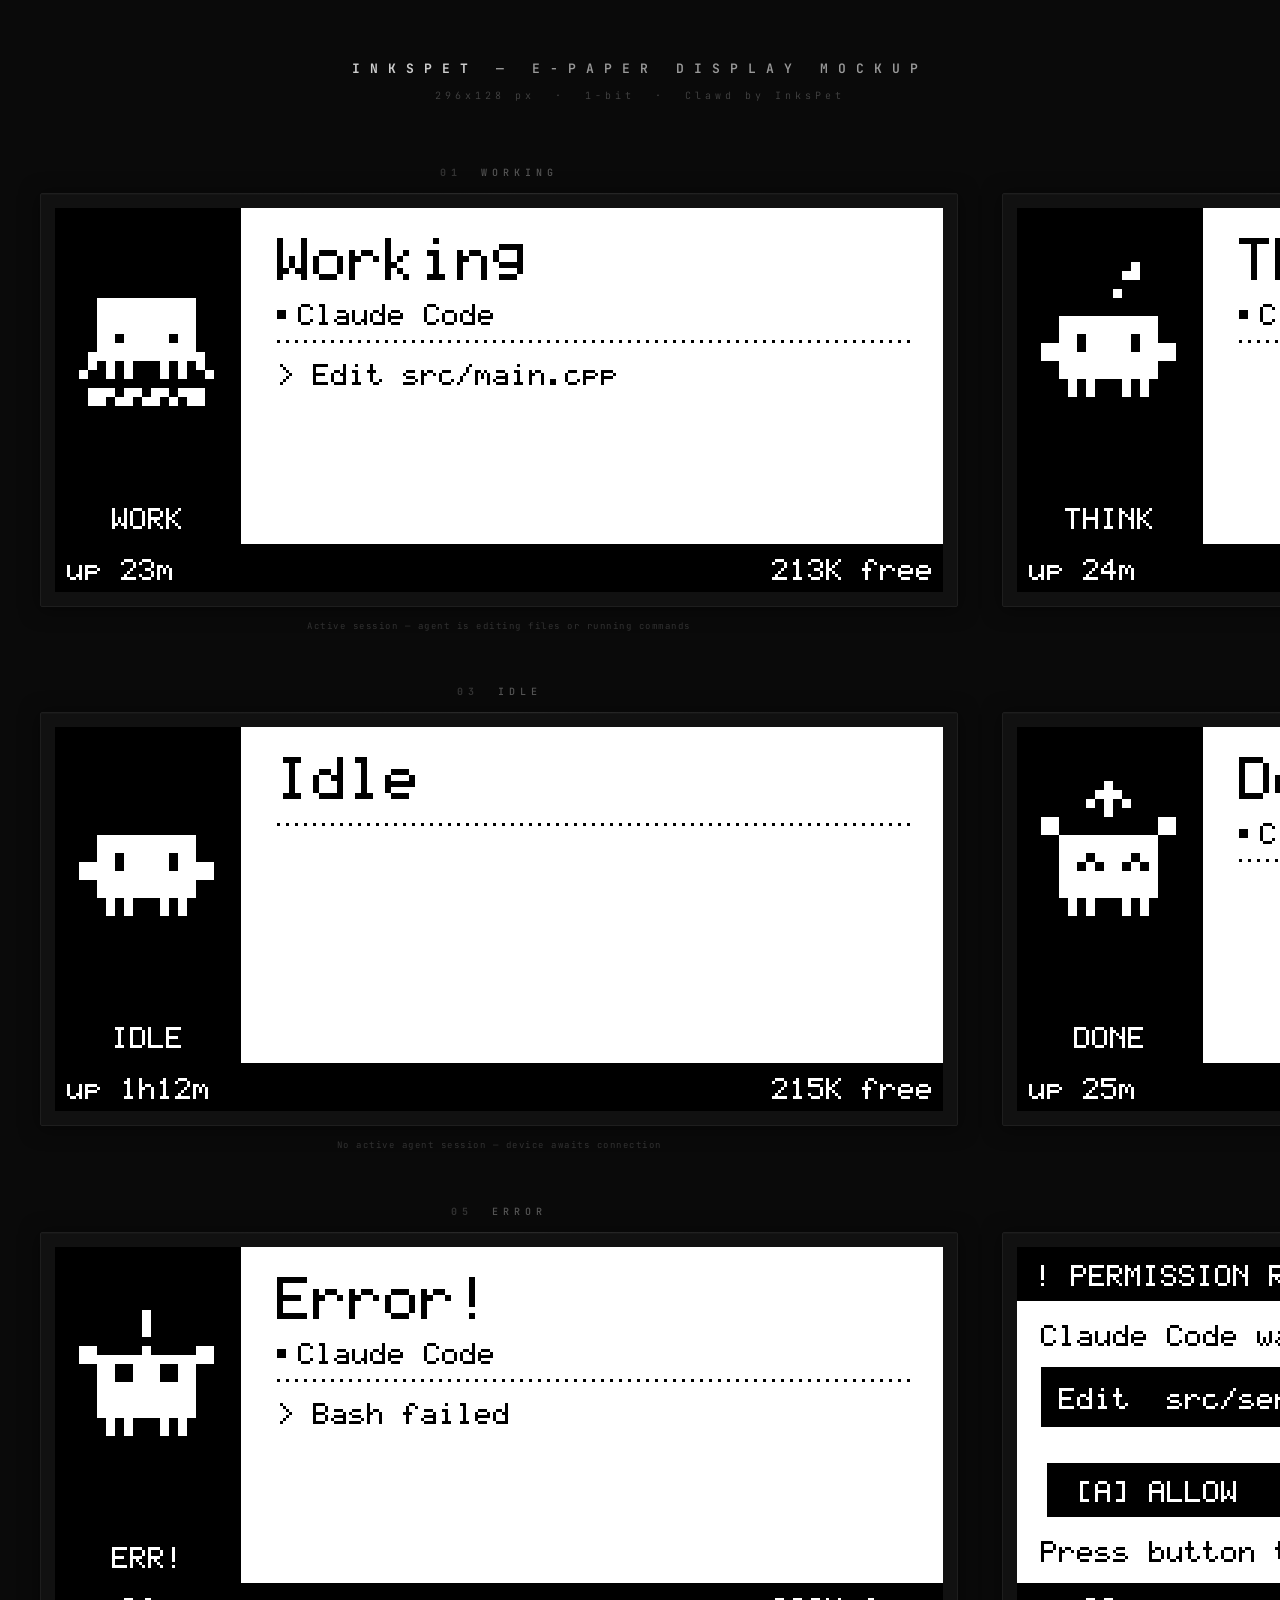
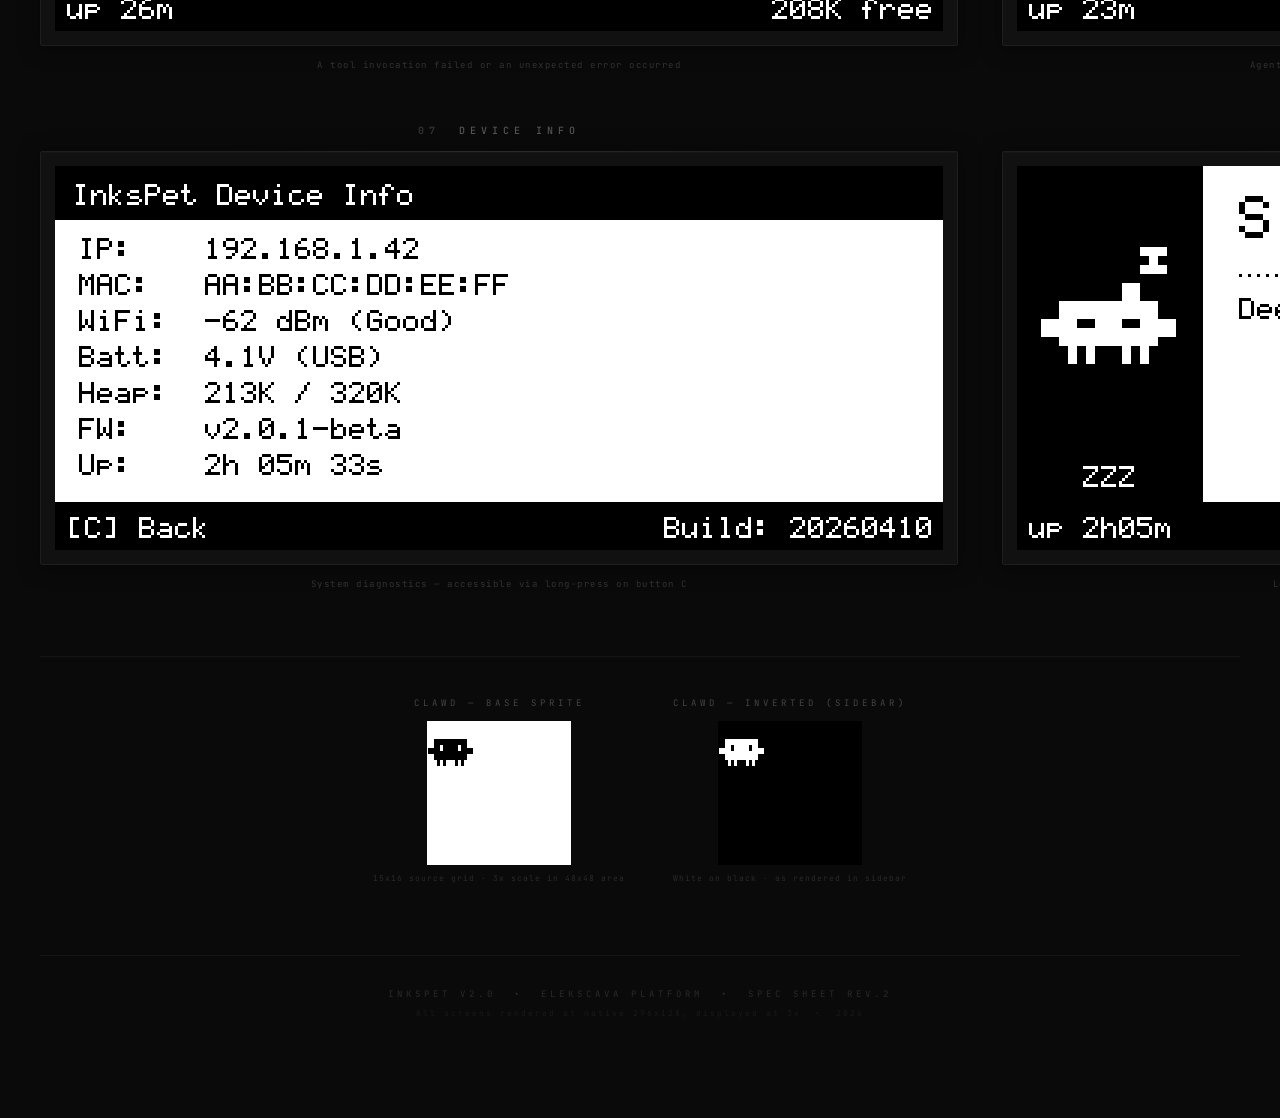
<file: docs/epaper-mockup-v2.html>
<!DOCTYPE html>
<html lang="en">
<head>
<meta charset="UTF-8">
<meta name="viewport" content="width=device-width, initial-scale=1.0">
<title>InksPet — E-Paper Display Mockup</title>
<style>
  @import url('https://fonts.googleapis.com/css2?family=JetBrains+Mono:ital,wght@0,300;0,400;0,500;0,600;0,700;1,400&display=swap');

  * { margin: 0; padding: 0; box-sizing: border-box; }

  body {
    background: #0a0a0a;
    color: #777;
    font-family: 'JetBrains Mono', monospace;
    padding: 60px 40px 100px;
    min-height: 100vh;
  }

  header {
    text-align: center;
    margin-bottom: 64px;
  }

  h1 {
    font-size: 13px;
    letter-spacing: 10px;
    text-transform: uppercase;
    color: #999;
    margin-bottom: 12px;
    font-weight: 600;
  }

  h1 em {
    font-style: normal;
    color: #ccc;
    font-weight: 700;
  }

  .subtitle {
    font-size: 10px;
    color: #444;
    letter-spacing: 4px;
    font-weight: 300;
  }

  .grid {
    display: grid;
    grid-template-columns: 1fr 1fr;
    gap: 52px 44px;
    max-width: 1340px;
    margin: 0 auto;
  }

  .panel {
    display: flex;
    flex-direction: column;
    align-items: center;
  }

  .label {
    font-size: 10px;
    letter-spacing: 5px;
    text-transform: uppercase;
    color: #555;
    margin-bottom: 14px;
    font-weight: 500;
  }

  .label span {
    color: #333;
    margin-right: 8px;
    font-weight: 700;
  }

  .screen-wrap {
    background: #111;
    padding: 14px;
    border: 1px solid #1e1e1e;
    position: relative;
    border-radius: 2px;
    box-shadow: 0 2px 20px rgba(0,0,0,0.5), inset 0 1px 0 rgba(255,255,255,0.02);
  }

  .screen-wrap::before {
    content: '';
    position: absolute;
    top: -1px;
    left: 20%;
    right: 20%;
    height: 1px;
    background: linear-gradient(90deg, transparent, #2a2a2a, transparent);
  }

  canvas {
    image-rendering: pixelated;
    image-rendering: crisp-edges;
    display: block;
  }

  .note {
    font-size: 9px;
    color: #333;
    margin-top: 12px;
    letter-spacing: 1.5px;
    text-align: center;
    max-width: 520px;
    line-height: 1.6;
  }

  footer {
    text-align: center;
    margin-top: 72px;
    padding-top: 32px;
    border-top: 1px solid #151515;
  }

  footer .main {
    font-size: 9px;
    color: #2a2a2a;
    letter-spacing: 4px;
    text-transform: uppercase;
  }

  footer .sub {
    font-size: 8px;
    color: #1a1a1a;
    letter-spacing: 2px;
    margin-top: 8px;
  }

  .ref-section {
    max-width: 1340px;
    margin: 64px auto 0;
    padding-top: 40px;
    border-top: 1px solid #151515;
    display: flex;
    gap: 48px;
    justify-content: center;
  }

  .ref-section .ref-block {
    text-align: center;
  }

  .ref-section .ref-title {
    font-size: 9px;
    letter-spacing: 4px;
    text-transform: uppercase;
    color: #444;
    margin-bottom: 12px;
  }

  .ref-section canvas {
    margin: 0 auto;
  }

  .ref-section .ref-caption {
    font-size: 8px;
    color: #2a2a2a;
    margin-top: 8px;
    letter-spacing: 1px;
  }
</style>
</head>
<body>

<header>
  <h1><em>InksPet</em> &mdash; E-Paper Display Mockup</h1>
  <div class="subtitle">296x128 px &nbsp;&middot;&nbsp; 1-bit &nbsp;&middot;&nbsp; Clawd by InksPet</div>
</header>

<div class="grid">
  <div class="panel">
    <div class="label"><span>01</span> Working</div>
    <div class="screen-wrap"><canvas id="s1" width="888" height="384"></canvas></div>
    <div class="note">Active session — agent is editing files or running commands</div>
  </div>
  <div class="panel">
    <div class="label"><span>02</span> Thinking</div>
    <div class="screen-wrap"><canvas id="s2" width="888" height="384"></canvas></div>
    <div class="note">Agent is analyzing context or planning next action</div>
  </div>
  <div class="panel">
    <div class="label"><span>03</span> Idle</div>
    <div class="screen-wrap"><canvas id="s3" width="888" height="384"></canvas></div>
    <div class="note">No active agent session — device awaits connection</div>
  </div>
  <div class="panel">
    <div class="label"><span>04</span> Completed</div>
    <div class="screen-wrap"><canvas id="s4" width="888" height="384"></canvas></div>
    <div class="note">Task finished successfully — agent reports completion</div>
  </div>
  <div class="panel">
    <div class="label"><span>05</span> Error</div>
    <div class="screen-wrap"><canvas id="s5" width="888" height="384"></canvas></div>
    <div class="note">A tool invocation failed or an unexpected error occurred</div>
  </div>
  <div class="panel">
    <div class="label"><span>06</span> Permission Request</div>
    <div class="screen-wrap"><canvas id="s6" width="888" height="384"></canvas></div>
    <div class="note">Agent requires user approval — buttons map to physical keys A/B/C</div>
  </div>
  <div class="panel">
    <div class="label"><span>07</span> Device Info</div>
    <div class="screen-wrap"><canvas id="s7" width="888" height="384"></canvas></div>
    <div class="note">System diagnostics — accessible via long-press on button C</div>
  </div>
  <div class="panel">
    <div class="label"><span>08</span> Sleeping</div>
    <div class="screen-wrap"><canvas id="s8" width="888" height="384"></canvas></div>
    <div class="note">Low-power sleep mode — minimal refresh, deep sleep enabled</div>
  </div>
</div>

<div class="ref-section">
  <div class="ref-block">
    <div class="ref-title">Clawd — Base Sprite</div>
    <canvas id="ref1" width="144" height="144"></canvas>
    <div class="ref-caption">15x16 source grid &middot; 3x scale in 48x48 area</div>
  </div>
  <div class="ref-block">
    <div class="ref-title">Clawd — Inverted (Sidebar)</div>
    <canvas id="ref2" width="144" height="144"></canvas>
    <div class="ref-caption">White on black &middot; as rendered in sidebar</div>
  </div>
</div>

<footer>
  <div class="main">InksPet v2.0 &nbsp;&bull;&nbsp; EleksCava Platform &nbsp;&bull;&nbsp; Spec Sheet Rev.2</div>
  <div class="sub">All screens rendered at native 296x128, displayed at 3x &nbsp;&bull;&nbsp; 2026</div>
</footer>

<script>
// ============================================================
// BITMAP FONT ENGINE — 5x7 pixel font
// ============================================================
const fontDefs = {
  'A': ['01110','10001','10001','11111','10001','10001','10001'],
  'B': ['11110','10001','10001','11110','10001','10001','11110'],
  'C': ['01110','10001','10000','10000','10000','10001','01110'],
  'D': ['11110','10001','10001','10001','10001','10001','11110'],
  'E': ['11111','10000','10000','11110','10000','10000','11111'],
  'F': ['11111','10000','10000','11110','10000','10000','10000'],
  'G': ['01110','10001','10000','10111','10001','10001','01110'],
  'H': ['10001','10001','10001','11111','10001','10001','10001'],
  'I': ['01110','00100','00100','00100','00100','00100','01110'],
  'J': ['00111','00010','00010','00010','00010','10010','01100'],
  'K': ['10001','10010','10100','11000','10100','10010','10001'],
  'L': ['10000','10000','10000','10000','10000','10000','11111'],
  'M': ['10001','11011','10101','10101','10001','10001','10001'],
  'N': ['10001','11001','10101','10011','10001','10001','10001'],
  'O': ['01110','10001','10001','10001','10001','10001','01110'],
  'P': ['11110','10001','10001','11110','10000','10000','10000'],
  'Q': ['01110','10001','10001','10001','10101','10010','01101'],
  'R': ['11110','10001','10001','11110','10100','10010','10001'],
  'S': ['01110','10001','10000','01110','00001','10001','01110'],
  'T': ['11111','00100','00100','00100','00100','00100','00100'],
  'U': ['10001','10001','10001','10001','10001','10001','01110'],
  'V': ['10001','10001','10001','10001','01010','01010','00100'],
  'W': ['10001','10001','10001','10101','10101','11011','10001'],
  'X': ['10001','10001','01010','00100','01010','10001','10001'],
  'Y': ['10001','10001','01010','00100','00100','00100','00100'],
  'Z': ['11111','00001','00010','00100','01000','10000','11111'],
  'a': ['00000','00000','01110','00001','01111','10001','01111'],
  'b': ['10000','10000','10110','11001','10001','10001','11110'],
  'c': ['00000','00000','01110','10000','10000','10001','01110'],
  'd': ['00001','00001','01101','10011','10001','10001','01111'],
  'e': ['00000','00000','01110','10001','11111','10000','01110'],
  'f': ['00110','01001','01000','11100','01000','01000','01000'],
  'g': ['00000','01111','10001','10001','01111','00001','01110'],
  'h': ['10000','10000','10110','11001','10001','10001','10001'],
  'i': ['00100','00000','01100','00100','00100','00100','01110'],
  'j': ['00010','00000','00110','00010','00010','10010','01100'],
  'k': ['10000','10000','10010','10100','11000','10100','10010'],
  'l': ['01100','00100','00100','00100','00100','00100','01110'],
  'm': ['00000','00000','11010','10101','10101','10001','10001'],
  'n': ['00000','00000','10110','11001','10001','10001','10001'],
  'o': ['00000','00000','01110','10001','10001','10001','01110'],
  'p': ['00000','00000','11110','10001','11110','10000','10000'],
  'q': ['00000','00000','01101','10011','01111','00001','00001'],
  'r': ['00000','00000','10110','11001','10000','10000','10000'],
  's': ['00000','00000','01110','10000','01110','00001','11110'],
  't': ['01000','01000','11100','01000','01000','01001','00110'],
  'u': ['00000','00000','10001','10001','10001','10011','01101'],
  'v': ['00000','00000','10001','10001','10001','01010','00100'],
  'w': ['00000','00000','10001','10001','10101','10101','01010'],
  'x': ['00000','00000','10001','01010','00100','01010','10001'],
  'y': ['00000','00000','10001','10001','01111','00001','01110'],
  'z': ['00000','00000','11111','00010','00100','01000','11111'],
  '0': ['01110','10001','10011','10101','11001','10001','01110'],
  '1': ['00100','01100','00100','00100','00100','00100','01110'],
  '2': ['01110','10001','00001','00010','00100','01000','11111'],
  '3': ['01110','10001','00001','00110','00001','10001','01110'],
  '4': ['00010','00110','01010','10010','11111','00010','00010'],
  '5': ['11111','10000','11110','00001','00001','10001','01110'],
  '6': ['00110','01000','10000','11110','10001','10001','01110'],
  '7': ['11111','00001','00010','00100','01000','01000','01000'],
  '8': ['01110','10001','10001','01110','10001','10001','01110'],
  '9': ['01110','10001','10001','01111','00001','00010','01100'],
  '.': ['00000','00000','00000','00000','00000','01100','01100'],
  ',': ['00000','00000','00000','00000','00100','00100','01000'],
  ':': ['00000','01100','01100','00000','01100','01100','00000'],
  ';': ['00000','01100','01100','00000','01100','00100','01000'],
  '!': ['00100','00100','00100','00100','00100','00000','00100'],
  '?': ['01110','10001','00001','00010','00100','00000','00100'],
  '-': ['00000','00000','00000','11111','00000','00000','00000'],
  '+': ['00000','00100','00100','11111','00100','00100','00000'],
  '=': ['00000','00000','11111','00000','11111','00000','00000'],
  '/': ['00001','00010','00010','00100','01000','01000','10000'],
  '(': ['00010','00100','01000','01000','01000','00100','00010'],
  ')': ['01000','00100','00010','00010','00010','00100','01000'],
  '[': ['01110','01000','01000','01000','01000','01000','01110'],
  ']': ['01110','00010','00010','00010','00010','00010','01110'],
  '>': ['01000','00100','00010','00001','00010','00100','01000'],
  '<': ['00010','00100','01000','10000','01000','00100','00010'],
  '_': ['00000','00000','00000','00000','00000','00000','11111'],
  ' ': ['00000','00000','00000','00000','00000','00000','00000'],
  '|': ['00100','00100','00100','00100','00100','00100','00100'],
  '*': ['00000','10101','01110','11111','01110','10101','00000'],
  '#': ['01010','01010','11111','01010','11111','01010','01010'],
  '%': ['11001','11010','00010','00100','01000','01011','10011'],
  '&': ['01100','10010','10100','01000','10101','10010','01101'],
  '@': ['01110','10001','10111','10101','10110','10000','01110'],
  '~': ['00000','00000','01000','10101','00010','00000','00000'],
  '"': ['01010','01010','01010','00000','00000','00000','00000'],
  "'": ['00100','00100','01000','00000','00000','00000','00000'],
  '{': ['00110','01000','01000','11000','01000','01000','00110'],
  '}': ['01100','00010','00010','00011','00010','00010','01100'],
  '^': ['00100','01010','10001','00000','00000','00000','00000'],
};

// Parse font definitions into bitmap arrays
const FONT = {};
for (const [ch, rows] of Object.entries(fontDefs)) {
  FONT[ch] = rows.map(r => r.split('').map(Number));
}

// ============================================================
// DRAWING PRIMITIVES
// ============================================================
const SCALE = 3;
const W = 296, H = 128;

function createCtx(canvasId) {
  const canvas = document.getElementById(canvasId);
  const ctx = canvas.getContext('2d');
  ctx.imageSmoothingEnabled = false;
  return ctx;
}

// Set a single pixel (in 1x coords, rendered at SCALE)
function px(ctx, x, y, black) {
  ctx.fillStyle = black ? '#000' : '#fff';
  ctx.fillRect(x * SCALE, y * SCALE, SCALE, SCALE);
}

function fillRect(ctx, x, y, w, h, black) {
  ctx.fillStyle = black ? '#000' : '#fff';
  ctx.fillRect(x * SCALE, y * SCALE, w * SCALE, h * SCALE);
}

function clearScreen(ctx) {
  fillRect(ctx, 0, 0, W, H, false);
}

// Draw a single character at (x,y), returns advance width
function drawChar(ctx, ch, x, y, black) {
  const bitmap = FONT[ch];
  if (!bitmap) return 4;
  for (let row = 0; row < 7; row++) {
    for (let col = 0; col < 5; col++) {
      if (bitmap[row][col]) px(ctx, x + col, y + row, black);
    }
  }
  return 6;
}

function drawText(ctx, text, x, y, black) {
  let cx = x;
  for (const ch of text) cx += drawChar(ctx, ch, cx, y, black);
  return cx - x;
}

function measureText(text) {
  return text.length * 6 - 1;
}

// 2x scaled text
function drawLargeChar(ctx, ch, x, y, black) {
  const bitmap = FONT[ch];
  if (!bitmap) return 8;
  for (let row = 0; row < 7; row++) {
    for (let col = 0; col < 5; col++) {
      if (bitmap[row][col]) {
        fillRect(ctx, x + col*2, y + row*2, 2, 2, black);
      }
    }
  }
  return 12;
}

function drawLargeText(ctx, text, x, y, black) {
  let cx = x;
  for (const ch of text) cx += drawLargeChar(ctx, ch, cx, y, black);
  return cx - x;
}

function drawDottedLine(ctx, x1, x2, y, black) {
  for (let x = x1; x <= x2; x += 3) px(ctx, x, y, black);
}

// ============================================================
// CLAWD CHARACTER — rect-based 15x16 grid, drawn at 3x in 48x48
//
// Base definition (from static-base.svg):
//   Body:       rect(2,6)  11x7
//   Left arm:   rect(0,9)  2x2
//   Right arm:  rect(13,9) 2x2
//   Left eye:   rect(4,8)  1x2
//   Right eye:  rect(10,8) 1x2
//   Legs:       rect(3,13) 1x2, rect(5,13) 1x2,
//               rect(9,13) 1x2, rect(11,13) 1x2
//
// All coordinates are in the 15x16 source grid.
// We scale 3x: each source pixel becomes a 3x3 block in the
// 48x48 character area.
// ============================================================

// Draw a rect in the 15x16 grid, scaled 3x, offset by (ox, oy) in screen coords
// fg = true means foreground color (depends on inverted or not)
function clawdRect(ctx, ox, oy, gx, gy, gw, gh, fg) {
  fillRect(ctx, ox + gx * 3, oy + gy * 3, gw * 3, gh * 3, fg);
}

// Draw a single 3x3 block in the grid
function clawdPx(ctx, ox, oy, gx, gy, fg) {
  fillRect(ctx, ox + gx * 3, oy + gy * 3, 3, 3, fg);
}

// Draw the base Clawd character
// ox, oy = top-left of the 48x48 area in screen (1x) coords
// inverted: true = white on black (sidebar), false = black on white
function drawClawdBase(ctx, ox, oy, inverted) {
  const fg = inverted ? false : true;  // foreground
  const bg = inverted ? true : false;  // background (for eyes on body)

  // Body (main torso)
  clawdRect(ctx, ox, oy, 2, 6, 11, 7, fg);

  // Left arm (claw)
  clawdRect(ctx, ox, oy, 0, 9, 2, 2, fg);

  // Right arm (claw)
  clawdRect(ctx, ox, oy, 13, 9, 2, 2, fg);

  // Eyes — these are holes in the body, so opposite color
  clawdRect(ctx, ox, oy, 4, 8, 1, 2, bg);
  clawdRect(ctx, ox, oy, 10, 8, 1, 2, bg);

  // Legs
  clawdRect(ctx, ox, oy, 3, 13, 1, 2, fg);
  clawdRect(ctx, ox, oy, 5, 13, 1, 2, fg);
  clawdRect(ctx, ox, oy, 9, 13, 1, 2, fg);
  clawdRect(ctx, ox, oy, 11, 13, 1, 2, fg);
}

// ---- STATE VARIANTS ----

function drawClawdIdle(ctx, ox, oy, inverted) {
  drawClawdBase(ctx, ox, oy, inverted);
}

function drawClawdThinking(ctx, ox, oy, inverted) {
  drawClawdBase(ctx, ox, oy, inverted);
  const fg = inverted ? false : true;
  // 3 ascending dots above head (thought bubble)
  clawdPx(ctx, ox, oy, 8, 3, fg);
  clawdPx(ctx, ox, oy, 9, 1, fg);
  clawdPx(ctx, ox, oy, 10, 1, fg);
  clawdPx(ctx, ox, oy, 10, 0, fg);
}

function drawClawdWorking(ctx, ox, oy, inverted) {
  const fg = inverted ? false : true;
  const bg = inverted ? true : false;

  // Body (same position)
  clawdRect(ctx, ox, oy, 2, 4, 11, 7, fg);

  // Eyes looking down — narrower (1x1 instead of 1x2)
  clawdRect(ctx, ox, oy, 4, 8, 1, 1, bg);
  clawdRect(ctx, ox, oy, 10, 8, 1, 1, bg);

  // Arms angled downward toward keyboard
  clawdRect(ctx, ox, oy, 1, 10, 1, 2, fg);
  clawdRect(ctx, ox, oy, 0, 12, 1, 1, fg);
  clawdRect(ctx, ox, oy, 13, 10, 1, 2, fg);
  clawdRect(ctx, ox, oy, 14, 12, 1, 1, fg);

  // Legs
  clawdRect(ctx, ox, oy, 3, 11, 1, 2, fg);
  clawdRect(ctx, ox, oy, 5, 11, 1, 2, fg);
  clawdRect(ctx, ox, oy, 9, 11, 1, 2, fg);
  clawdRect(ctx, ox, oy, 11, 11, 1, 2, fg);

  // Keyboard below (small rectangle)
  clawdRect(ctx, ox, oy, 1, 14, 13, 2, fg);
  // Key gaps
  clawdRect(ctx, ox, oy, 4, 14, 1, 1, bg);
  clawdRect(ctx, ox, oy, 7, 14, 1, 1, bg);
  clawdRect(ctx, ox, oy, 10, 14, 1, 1, bg);
  clawdRect(ctx, ox, oy, 3, 15, 1, 1, bg);
  clawdRect(ctx, ox, oy, 6, 15, 1, 1, bg);
  clawdRect(ctx, ox, oy, 9, 15, 1, 1, bg);
  clawdRect(ctx, ox, oy, 11, 15, 1, 1, bg);
}

function drawClawdSleeping(ctx, ox, oy, inverted) {
  const fg = inverted ? false : true;
  const bg = inverted ? true : false;

  // Body compressed / lowered (shifted down, shorter height)
  clawdRect(ctx, ox, oy, 2, 9, 11, 5, fg);

  // Left arm resting
  clawdRect(ctx, ox, oy, 0, 11, 2, 2, fg);
  // Right arm resting
  clawdRect(ctx, ox, oy, 13, 11, 2, 2, fg);

  // Eyes as horizontal lines (closed) — 2 wide, 1 tall
  clawdRect(ctx, ox, oy, 4, 11, 2, 1, bg);
  clawdRect(ctx, ox, oy, 9, 11, 2, 1, bg);

  // Legs (short, tucked)
  clawdRect(ctx, ox, oy, 3, 14, 1, 2, fg);
  clawdRect(ctx, ox, oy, 5, 14, 1, 2, fg);
  clawdRect(ctx, ox, oy, 9, 14, 1, 2, fg);
  clawdRect(ctx, ox, oy, 11, 14, 1, 2, fg);

  // "z z" above
  // Small z at (9, 6)
  clawdPx(ctx, ox, oy, 9, 7, fg);
  clawdPx(ctx, ox, oy, 10, 7, fg);
  clawdPx(ctx, ox, oy, 10, 8, fg);
  clawdPx(ctx, ox, oy, 9, 8, fg); // Actually draw a tiny Z shape

  // Larger Z at (11, 3)
  clawdPx(ctx, ox, oy, 11, 3, fg);
  clawdPx(ctx, ox, oy, 12, 3, fg);
  clawdPx(ctx, ox, oy, 13, 3, fg);
  clawdPx(ctx, ox, oy, 12, 4, fg);
  clawdPx(ctx, ox, oy, 11, 5, fg);
  clawdPx(ctx, ox, oy, 12, 5, fg);
  clawdPx(ctx, ox, oy, 13, 5, fg);
}

function drawClawdError(ctx, ox, oy, inverted) {
  const fg = inverted ? false : true;
  const bg = inverted ? true : false;

  // Body
  clawdRect(ctx, ox, oy, 2, 6, 11, 7, fg);

  // Eyes wider (2x2 instead of 1x2)
  clawdRect(ctx, ox, oy, 4, 7, 2, 2, bg);
  clawdRect(ctx, ox, oy, 9, 7, 2, 2, bg);

  // Arms raised up
  clawdRect(ctx, ox, oy, 0, 5, 2, 2, fg);
  clawdRect(ctx, ox, oy, 13, 5, 2, 2, fg);

  // Legs
  clawdRect(ctx, ox, oy, 3, 13, 1, 2, fg);
  clawdRect(ctx, ox, oy, 5, 13, 1, 2, fg);
  clawdRect(ctx, ox, oy, 9, 13, 1, 2, fg);
  clawdRect(ctx, ox, oy, 11, 13, 1, 2, fg);

  // "!" above head
  clawdRect(ctx, ox, oy, 7, 1, 1, 3, fg);
  clawdPx(ctx, ox, oy, 7, 5, fg);
}

function drawClawdCompleted(ctx, ox, oy, inverted) {
  const fg = inverted ? false : true;
  const bg = inverted ? true : false;

  // Body
  clawdRect(ctx, ox, oy, 2, 6, 11, 7, fg);

  // Happy eyes — inverted U shapes (3 wide, 2 tall arch)
  // Left eye: U shape
  clawdPx(ctx, ox, oy, 4, 9, bg);
  clawdPx(ctx, ox, oy, 5, 8, bg);
  clawdPx(ctx, ox, oy, 6, 9, bg);

  // Right eye: U shape
  clawdPx(ctx, ox, oy, 9, 9, bg);
  clawdPx(ctx, ox, oy, 10, 8, bg);
  clawdPx(ctx, ox, oy, 11, 9, bg);

  // Arms raised high
  clawdRect(ctx, ox, oy, 0, 4, 2, 2, fg);
  clawdRect(ctx, ox, oy, 13, 4, 2, 2, fg);

  // Legs
  clawdRect(ctx, ox, oy, 3, 13, 1, 2, fg);
  clawdRect(ctx, ox, oy, 5, 13, 1, 2, fg);
  clawdRect(ctx, ox, oy, 9, 13, 1, 2, fg);
  clawdRect(ctx, ox, oy, 11, 13, 1, 2, fg);

  // Star above: * pattern
  clawdPx(ctx, ox, oy, 7, 0, fg);
  clawdPx(ctx, ox, oy, 6, 1, fg);
  clawdPx(ctx, ox, oy, 7, 1, fg);
  clawdPx(ctx, ox, oy, 8, 1, fg);
  clawdPx(ctx, ox, oy, 5, 2, fg);
  clawdPx(ctx, ox, oy, 7, 2, fg);
  clawdPx(ctx, ox, oy, 9, 2, fg);
  clawdPx(ctx, ox, oy, 7, 3, fg);
}

function drawClawdPermission(ctx, ox, oy, inverted) {
  const fg = inverted ? false : true;
  const bg = inverted ? true : false;

  // Body
  clawdRect(ctx, ox, oy, 2, 6, 11, 7, fg);

  // Normal eyes
  clawdRect(ctx, ox, oy, 4, 8, 1, 2, bg);
  clawdRect(ctx, ox, oy, 10, 8, 1, 2, bg);

  // Left arm normal
  clawdRect(ctx, ox, oy, 0, 9, 2, 2, fg);

  // Right arm raised (asking)
  clawdRect(ctx, ox, oy, 13, 5, 2, 2, fg);

  // Legs
  clawdRect(ctx, ox, oy, 3, 13, 1, 2, fg);
  clawdRect(ctx, ox, oy, 5, 13, 1, 2, fg);
  clawdRect(ctx, ox, oy, 9, 13, 1, 2, fg);
  clawdRect(ctx, ox, oy, 11, 13, 1, 2, fg);

  // "?" above head
  clawdPx(ctx, ox, oy, 6, 1, fg);
  clawdPx(ctx, ox, oy, 7, 1, fg);
  clawdPx(ctx, ox, oy, 8, 1, fg);
  clawdPx(ctx, ox, oy, 8, 2, fg);
  clawdPx(ctx, ox, oy, 7, 3, fg);
  clawdPx(ctx, ox, oy, 7, 5, fg);
}

// ============================================================
// LAYOUT CONSTANTS
// ============================================================
const SIDEBAR_W = 62;
const INFOBAR_H = 16;

function drawSidebar(ctx) {
  fillRect(ctx, 0, 0, SIDEBAR_W, H, true);
}

function drawInfoBar(ctx, left, right) {
  fillRect(ctx, 0, H - INFOBAR_H, W, INFOBAR_H, true);
  drawText(ctx, left, 4, H - INFOBAR_H + 5, false);
  const rw = measureText(right);
  drawText(ctx, right, W - rw - 4, H - INFOBAR_H + 5, false);
}

function drawSidebarLabel(ctx, label) {
  const lw = measureText(label);
  const lx = Math.floor((SIDEBAR_W - lw) / 2);
  drawText(ctx, label, lx, H - INFOBAR_H - 12, false);
}

// Draw Clawd centered in the sidebar (above the label)
// The sidebar is 62px wide, character area is 48px (16 grids * 3)
// Center horizontally: (62 - 15*3) / 2 = (62 - 45) / 2 = 8.5 -> 8
// Vertically: place so character sits nicely above label
function sidebarClawdPos() {
  const ox = Math.floor((SIDEBAR_W - 15 * 3) / 2); // ~8
  const oy = 18; // top padding in sidebar
  return { ox, oy };
}

function drawContentArea(ctx, title, agentName, toolLine) {
  const cx = SIDEBAR_W + 12;
  let cy = 10;

  drawLargeText(ctx, title, cx, cy, true);
  cy += 22;

  if (agentName) {
    // Small filled dot
    fillRect(ctx, cx, cy + 2, 3, 3, true);
    drawText(ctx, agentName, cx + 7, cy, true);
    cy += 12;
  }

  drawDottedLine(ctx, cx, W - 12, cy, true);
  cy += 8;

  if (toolLine) {
    drawText(ctx, toolLine, cx, cy, true);
  }
}

// ============================================================
// RENDER ALL 8 SCREENS
// ============================================================

function renderScreen1_Working() {
  const ctx = createCtx('s1');
  clearScreen(ctx);
  drawSidebar(ctx);
  const { ox, oy } = sidebarClawdPos();
  drawClawdWorking(ctx, ox, oy, true);
  drawSidebarLabel(ctx, 'WORK');
  drawInfoBar(ctx, 'up 23m', '213K free');
  drawContentArea(ctx, 'Working', 'Claude Code', '> Edit src/main.cpp');
}

function renderScreen2_Thinking() {
  const ctx = createCtx('s2');
  clearScreen(ctx);
  drawSidebar(ctx);
  const { ox, oy } = sidebarClawdPos();
  drawClawdThinking(ctx, ox, oy, true);
  drawSidebarLabel(ctx, 'THINK');
  drawInfoBar(ctx, 'up 24m', '212K free');
  drawContentArea(ctx, 'Thinking...', 'Claude Code', null);
}

function renderScreen3_Idle() {
  const ctx = createCtx('s3');
  clearScreen(ctx);
  drawSidebar(ctx);
  const { ox, oy } = sidebarClawdPos();
  drawClawdIdle(ctx, ox, oy, true);
  drawSidebarLabel(ctx, 'IDLE');
  drawInfoBar(ctx, 'up 1h12m', '215K free');
  drawContentArea(ctx, 'Idle', null, null);
}

function renderScreen4_Completed() {
  const ctx = createCtx('s4');
  clearScreen(ctx);
  drawSidebar(ctx);
  const { ox, oy } = sidebarClawdPos();
  drawClawdCompleted(ctx, ox, oy, true);
  drawSidebarLabel(ctx, 'DONE');
  drawInfoBar(ctx, 'up 25m', '210K free');
  drawContentArea(ctx, 'Done!', 'Claude Code', null);
}

function renderScreen5_Error() {
  const ctx = createCtx('s5');
  clearScreen(ctx);
  drawSidebar(ctx);
  const { ox, oy } = sidebarClawdPos();
  drawClawdError(ctx, ox, oy, true);
  drawSidebarLabel(ctx, 'ERR!');
  drawInfoBar(ctx, 'up 26m', '208K free');
  drawContentArea(ctx, 'Error!', 'Claude Code', '> Bash failed');
}

function renderScreen6_Permission() {
  const ctx = createCtx('s6');
  clearScreen(ctx);

  // Full-width black header
  fillRect(ctx, 0, 0, W, 18, true);
  drawText(ctx, '! PERMISSION REQUEST', 6, 6, false);

  // Body area
  drawText(ctx, 'Claude Code wants to:', 8, 26, true);

  // Black highlight box with action
  const boxY = 40;
  fillRect(ctx, 8, boxY, W - 16, 20, true);
  drawText(ctx, 'Edit  src/server.cpp', 14, boxY + 7, false);

  // Three button columns
  const btnY = 72;
  const btnH = 18;
  const btnW = 85;
  const gap = 8;
  const startX = 10;

  // [A] ALLOW — solid filled
  fillRect(ctx, startX, btnY, btnW, btnH, true);
  drawText(ctx, '[A] ALLOW', startX + 10, btnY + 6, false);

  // [B] ALWAYS — outlined
  const bx = startX + btnW + gap;
  fillRect(ctx, bx, btnY, btnW, btnH, true);
  fillRect(ctx, bx + 1, btnY + 1, btnW - 2, btnH - 2, false);
  drawText(ctx, '[B] ALWAYS', bx + 7, btnY + 6, true);

  // [C] DENY — outlined
  const dx = bx + btnW + gap;
  fillRect(ctx, dx, btnY, btnW, btnH, true);
  fillRect(ctx, dx + 1, btnY + 1, btnW - 2, btnH - 2, false);
  drawText(ctx, '[C] DENY', dx + 13, btnY + 6, true);

  // Hint line
  drawText(ctx, 'Press button to respond', 8, 98, true);

  // Info bar
  drawInfoBar(ctx, 'up 23m', '213K free');
}

function renderScreen7_DeviceInfo() {
  const ctx = createCtx('s7');
  clearScreen(ctx);

  // Header
  fillRect(ctx, 0, 0, W, 18, true);
  drawText(ctx, 'InksPet Device Info', 6, 6, false);

  const lines = [
    'IP:    192.168.1.42',
    'MAC:   AA:BB:CC:DD:EE:FF',
    'WiFi:  -62 dBm (Good)',
    'Batt:  4.1V (USB)',
    'Heap:  213K / 320K',
    'FW:    v2.0.1-beta',
    'Up:    2h 05m 33s',
  ];

  let y = 24;
  for (const line of lines) {
    drawText(ctx, line, 8, y, true);
    y += 12;
  }

  fillRect(ctx, 0, H - INFOBAR_H, W, INFOBAR_H, true);
  drawText(ctx, '[C] Back', 4, H - INFOBAR_H + 5, false);
  const bld = 'Build: 20260410';
  drawText(ctx, bld, W - measureText(bld) - 4, H - INFOBAR_H + 5, false);
}

function renderScreen8_Sleeping() {
  const ctx = createCtx('s8');
  clearScreen(ctx);
  drawSidebar(ctx);
  const { ox, oy } = sidebarClawdPos();
  drawClawdSleeping(ctx, ox, oy, true);
  drawSidebarLabel(ctx, 'ZZZ');
  drawInfoBar(ctx, 'up 2h05m', '211K free');

  const cx = SIDEBAR_W + 12;
  drawLargeText(ctx, 'Sleeping', cx, 10, true);
  drawDottedLine(ctx, cx, W - 12, 36, true);
  drawText(ctx, 'Deep sleep mode', cx, 44, true);
}

// ============================================================
// REFERENCE SPRITES
// ============================================================

function renderRefSprites() {
  // Ref 1: Clawd on white background (black pixels)
  const c1 = document.getElementById('ref1');
  const ctx1 = c1.getContext('2d');
  ctx1.imageSmoothingEnabled = false;
  // White background
  ctx1.fillStyle = '#fff';
  ctx1.fillRect(0, 0, 144, 144);
  // Draw at center: (144 - 45) / 2 = 49.5 -> offset ~16px in 1x = 48 in canvas
  // Actually we draw in canvas pixels directly here since it's a standalone canvas
  // The ref canvas is 144x144 = 48x48 at 3x
  // So offset in grid coords: center the 15-wide char: (48/3 - 15)/2 = (16-15)/2 = 0.5 -> 0
  // Center the 16-tall char: (48/3 - 16)/2 = 0
  // Actually 48px canvas at 3x = 144 display. Draw Clawd occupying most of it.
  // ox, oy in 1x screen coords. The ref canvas maps 1:1 with pixels.
  // Let's use a simple approach: draw rects directly in canvas pixels.

  function refRect(ctx, gx, gy, gw, gh, color) {
    ctx.fillStyle = color;
    ctx.fillRect(gx * 3, gy * 3, gw * 3, gh * 3);
  }

  // Black on white
  const padX = Math.floor((48 - 15 * 3) / 2); // (48-45)/2 = 1.5 -> 1
  const padY = Math.floor((48 - 16 * 3) / 2); // (48-48)/2 = 0

  function drawRefClawd(ctx, bg, fg) {
    ctx.fillStyle = bg;
    ctx.fillRect(0, 0, 144, 144);

    function r(gx, gy, gw, gh) {
      ctx.fillStyle = fg;
      ctx.fillRect(padX + gx * 3, padY + gy * 3, gw * 3, gh * 3);
    }
    function eye(gx, gy, gw, gh) {
      ctx.fillStyle = bg;
      ctx.fillRect(padX + gx * 3, padY + gy * 3, gw * 3, gh * 3);
    }

    r(2, 6, 11, 7);    // Body
    r(0, 9, 2, 2);     // Left arm
    r(13, 9, 2, 2);    // Right arm
    eye(4, 8, 1, 2);   // Left eye
    eye(10, 8, 1, 2);  // Right eye
    r(3, 13, 1, 2);    // Legs
    r(5, 13, 1, 2);
    r(9, 13, 1, 2);
    r(11, 13, 1, 2);
  }

  drawRefClawd(ctx1, '#fff', '#000');

  const c2 = document.getElementById('ref2');
  const ctx2 = c2.getContext('2d');
  ctx2.imageSmoothingEnabled = false;
  drawRefClawd(ctx2, '#000', '#fff');
}

// ============================================================
// INIT
// ============================================================
renderScreen1_Working();
renderScreen2_Thinking();
renderScreen3_Idle();
renderScreen4_Completed();
renderScreen5_Error();
renderScreen6_Permission();
renderScreen7_DeviceInfo();
renderScreen8_Sleeping();
renderRefSprites();
</script>

</body>
</html>
</file>
